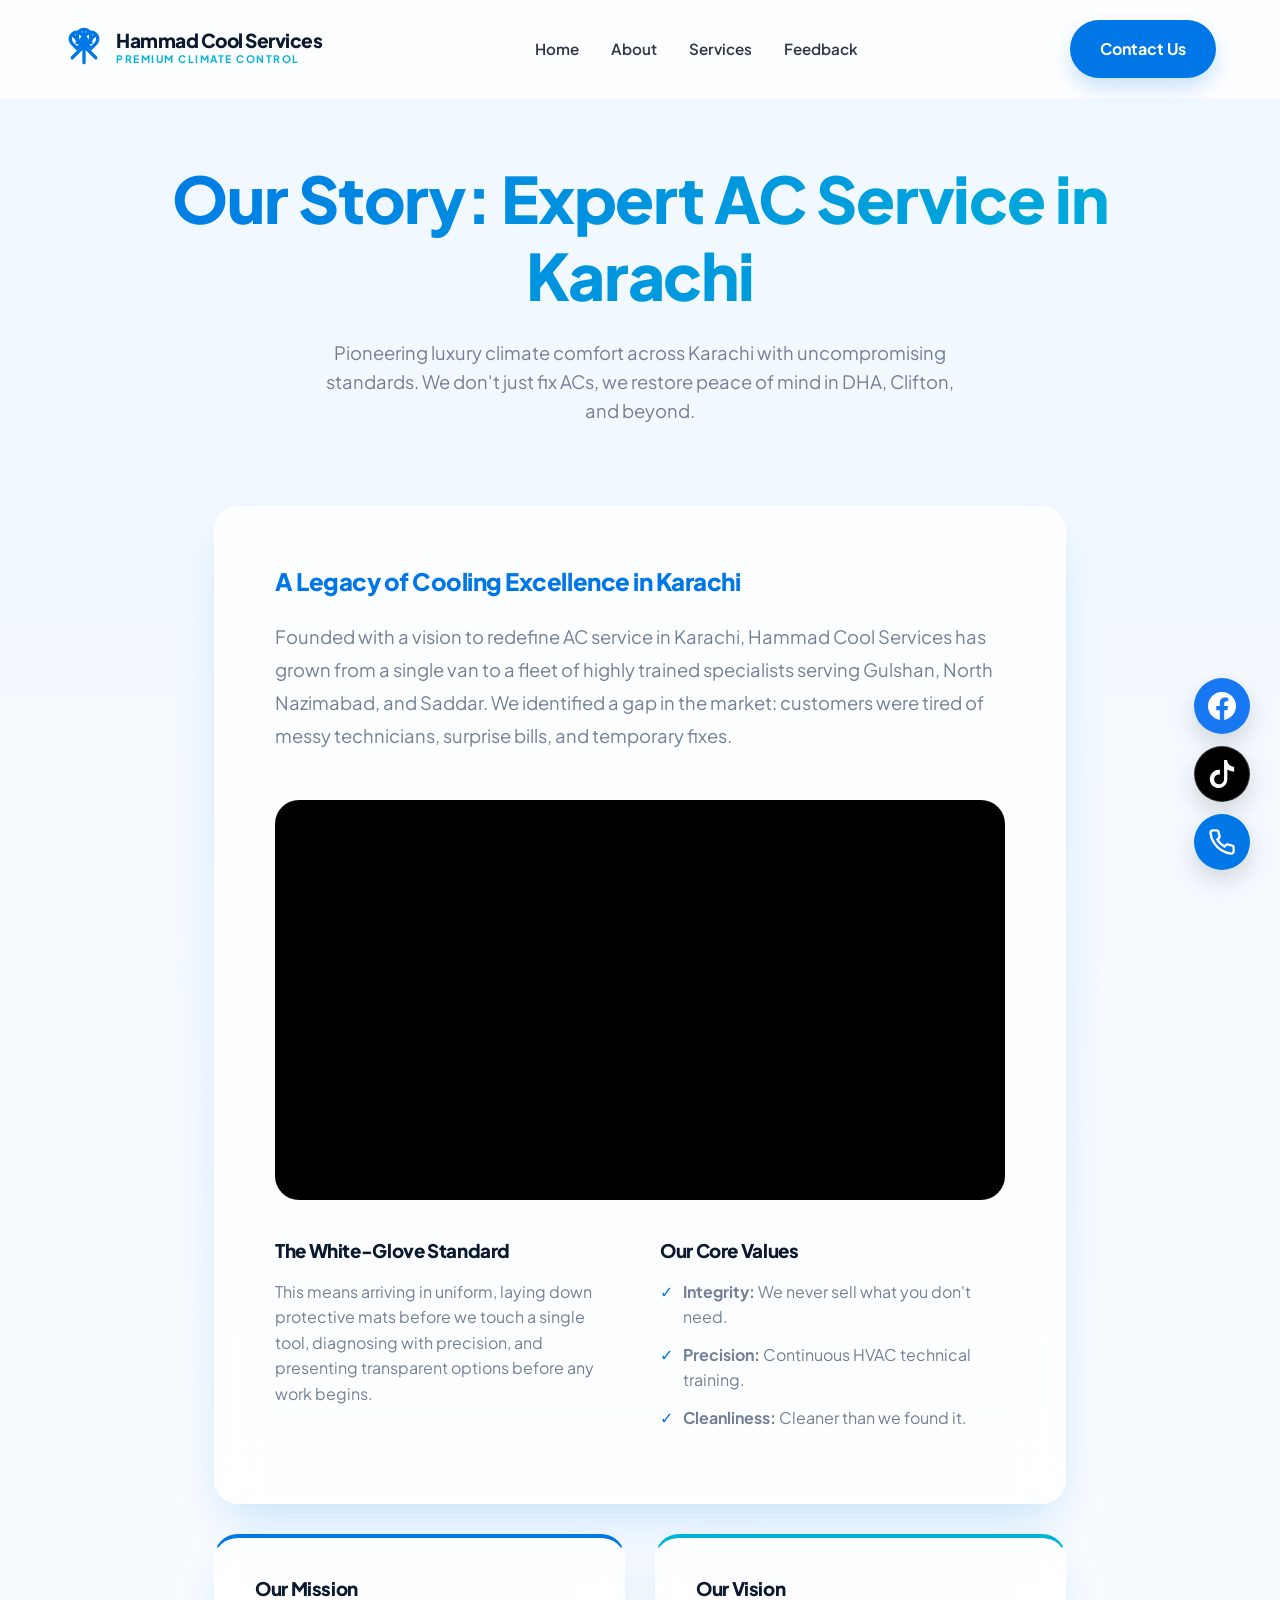
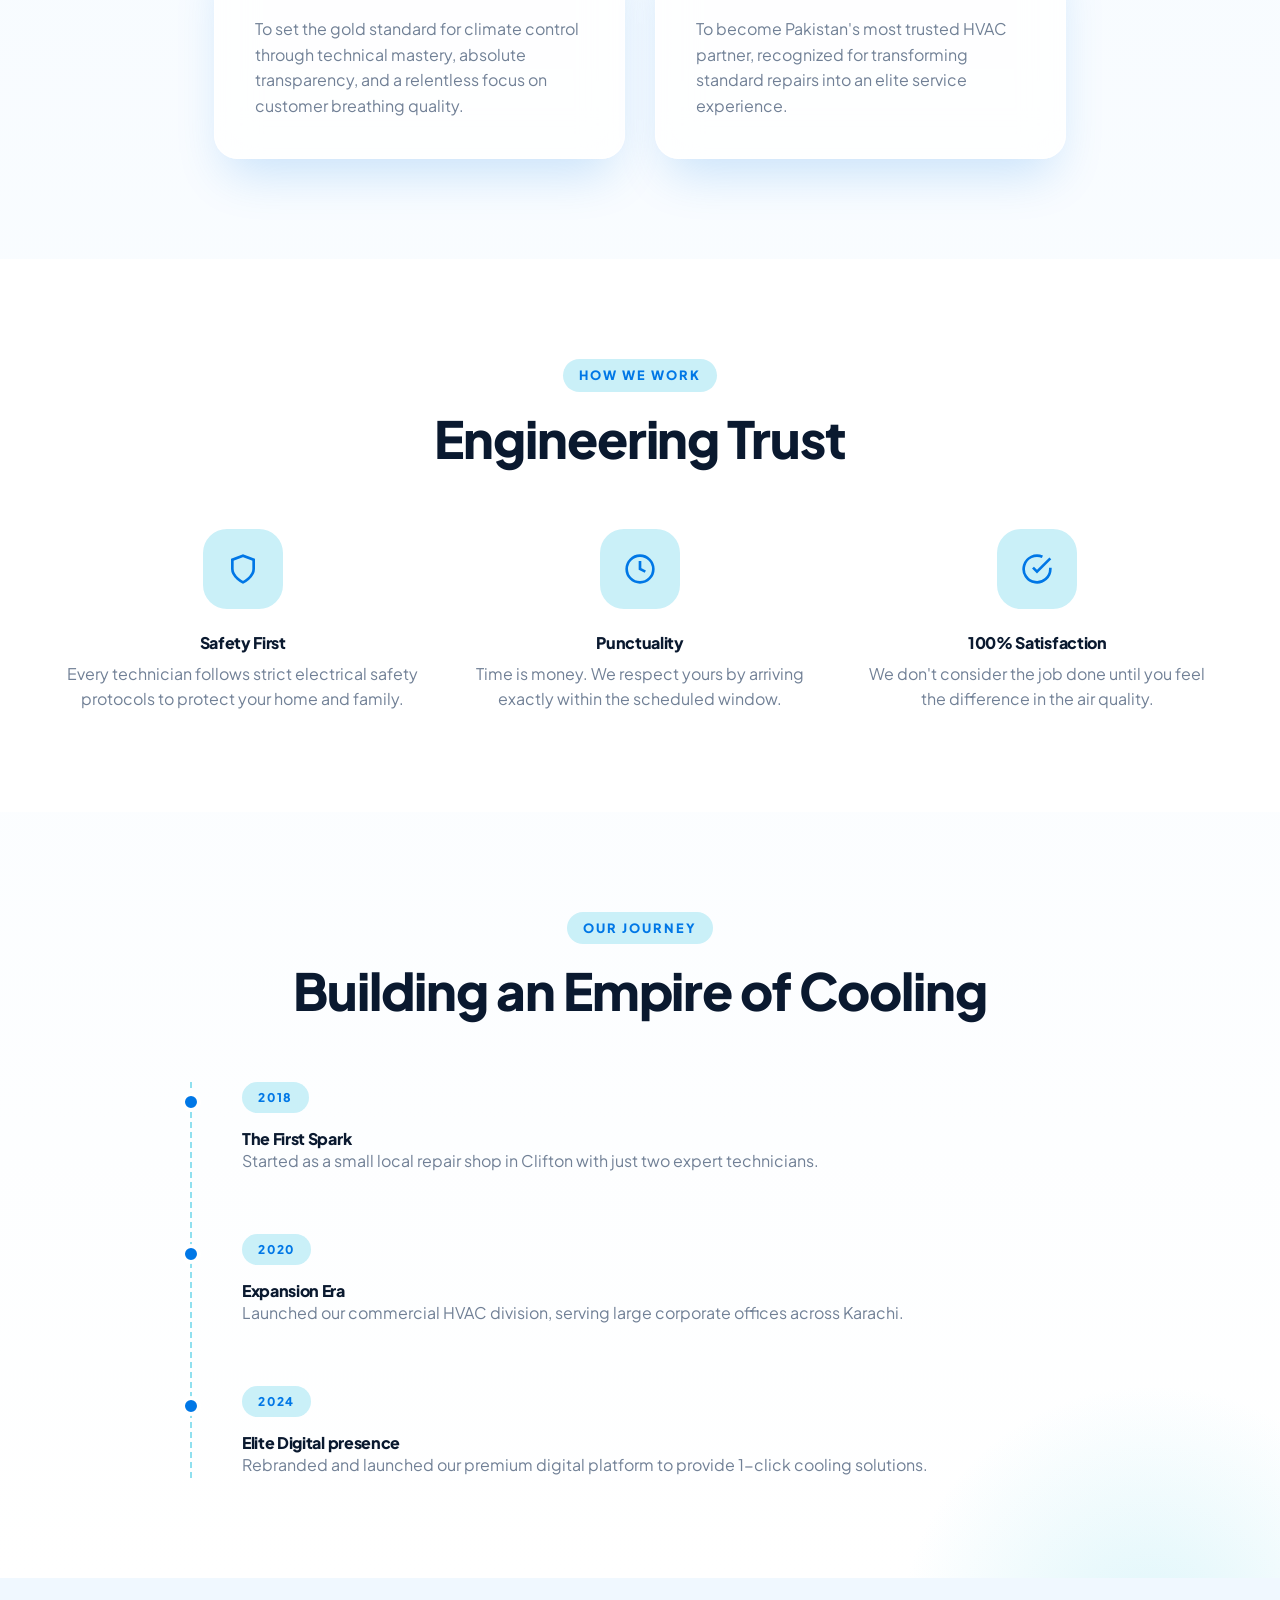
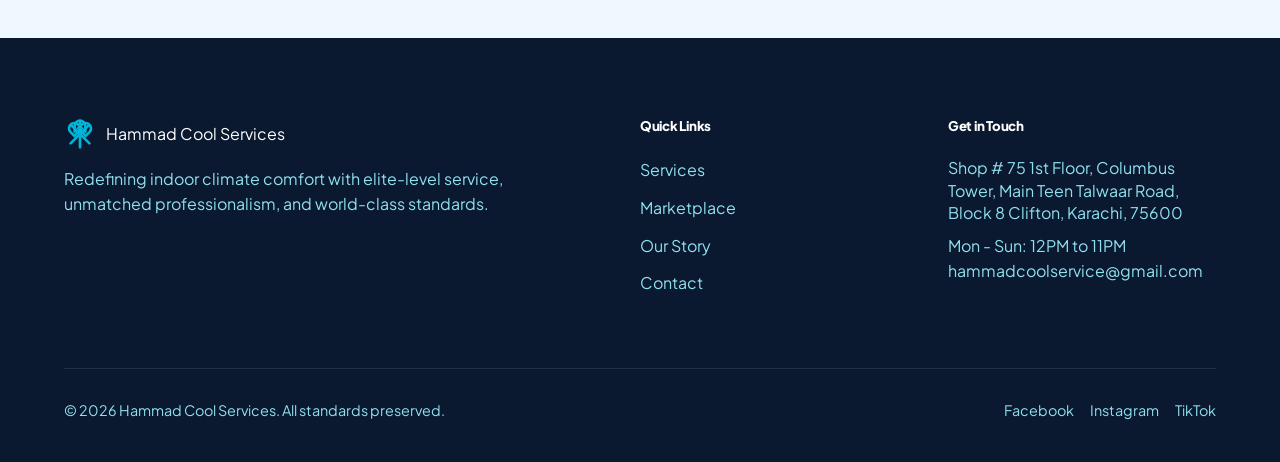
<file: about.html>
<!DOCTYPE html>
<html lang="en">
<head>
  <meta charset="UTF-8">
  <meta name="viewport" content="width=device-width, initial-scale=1.0">
  <title>About Hammad Cool Services | Expert AC Technicians in Karachi</title>
  <meta name="description" content="Learn about Hammad Cool Services, Karachi's leading AC repair and installation specialists. Over 10 years of excellence in DHA, Clifton, and across Karachi.">
  <link rel="preconnect" href="https://fonts.googleapis.com">
  <link rel="preconnect" href="https://fonts.gstatic.com" crossorigin>
  <link href="https://fonts.googleapis.com/css2?family=Plus+Jakarta+Sans:wght@300;400;500;600;700;800&display=swap" rel="stylesheet">
  <link rel="stylesheet" href="style.css">
</head>
<body class="bg-ice">

  <!-- Navigation -->
  <header class="navbar" id="navbar">
    <div class="container nav-container">
      <a href="index.html" class="brand">
        <div class="brand-logo">
          <svg viewBox="0 0 24 24" fill="none" class="brand-icon">
            <path d="M12 2v20M12 2a4 4 0 0 1 4 4v4h-8V6a4 4 0 0 1 4-4z" stroke="currentColor" stroke-width="2" stroke-linecap="round" />
            <path d="M19.07 4.93l-14.14 14.14M19.07 4.93a4 4 0 0 1 0 5.66l-2.83 2.83l-5.66-5.66l2.83-2.83a4 4 0 0 1 5.66 0z" stroke="currentColor" stroke-width="2" stroke-linecap="round" />
            <path d="M4.93 4.93l14.14 14.14M4.93 4.93a4 4 0 0 0 0 5.66l2.83 2.83l5.66-5.66l-2.83-2.83a4 4 0 0 0-5.66 0z" stroke="currentColor" stroke-width="2" stroke-linecap="round" />
          </svg>
        </div>
        <div class="brand-text">
          <span class="brand-name">Hammad Cool Services</span>
          <span class="brand-sub">Premium Climate Control</span>
        </div>
      </a>
      <nav class="nav-links" id="navLinks">
        <a href="index.html" class="nav-link" id="nav-home">Home</a>
        <a href="about.html" class="nav-link" id="nav-about">About</a>
        <a href="services.html" class="nav-link" id="nav-services">Services</a>
        <a href="feedback.html" class="nav-link" id="nav-feedback">Feedback</a>
      </nav>
      <div class="nav-actions">
        <a href="contact.html" class="btn-primary" id="nav-contact">Contact Us</a>
      </div>
      <button class="mobile-toggle" id="mobileToggle" aria-label="Toggle menu">
        <span></span><span></span><span></span>
      </button>
    </div>
  </header>

  <main class="frost-ambient">
    <section class="page-header reveal-fade">
      <div class="container text-center">
        <h1 class="text-gradient">Our Story: Expert AC Service in Karachi</h1>
        <p class="section-desc">Pioneering luxury climate comfort across Karachi with uncompromising standards. We don't just fix ACs, we restore peace of mind in DHA, Clifton, and beyond.</p>
      </div>
    </section>

    <section class="section pt-0" style="position: relative; z-index: 10;">
      <div class="container container-small">
        <div class="frost-panel p-5 reveal-up" style="padding: 60px;">
          <h2 class="mb-4 text-primary">A Legacy of Cooling Excellence in Karachi</h2>
          <p class="mb-5 text-muted" style="font-size: 1.15rem; line-height: 1.8;">Founded with a vision to redefine AC service in Karachi, Hammad Cool Services has grown from a single van to a fleet of highly trained specialists serving Gulshan, North Nazimabad, and Saddar. We identified a gap in the market: customers were tired of messy technicians, surprise bills, and temporary fixes.</p>
          
          <div style="height: 400px; border-radius: var(--radius-lg); overflow: hidden; background: #000; margin-bottom: 40px;">
            <video autoplay loop muted playsinline style="width: 100%; height: 100%; object-fit: cover;">
              <source src="videos/ac.mp4" type="video/mp4">
              Your browser does not support the video tag.
            </video>
          </div>

          <div style="display: grid; grid-template-columns: 1fr 1fr; gap: 40px; margin-top: 40px;">
            <div>
              <h3 class="mb-3 text-navy">The White-Glove Standard</h3>
              <p class="text-muted">This means arriving in uniform, laying down protective mats before we touch a single tool, diagnosing with precision, and presenting transparent options before any work begins.</p>
            </div>
            <div>
              <h3 class="mb-3 text-navy">Our Core Values</h3>
              <ul style="list-style: none; padding: 0;">
                <li style="margin-bottom: 12px; display: flex; align-items: start; gap: 10px;">
                  <span style="color: var(--blue-primary); font-weight: 800;">✓</span> 
                  <span class="text-muted"><strong>Integrity:</strong> We never sell what you don't need.</span>
                </li>
                <li style="margin-bottom: 12px; display: flex; align-items: start; gap: 10px;">
                  <span style="color: var(--blue-primary); font-weight: 800;">✓</span> 
                  <span class="text-muted"><strong>Precision:</strong> Continuous HVAC technical training.</span>
                </li>
                <li style="margin-bottom: 12px; display: flex; align-items: start; gap: 10px;">
                  <span style="color: var(--blue-primary); font-weight: 800;">✓</span> 
                  <span class="text-muted"><strong>Cleanliness:</strong> Cleaner than we found it.</span>
                </li>
              </ul>
            </div>
          </div>

        </div>

        <div style="display: grid; grid-template-columns: 1fr 1fr; gap: 30px; margin-top: 30px;">
          <div class="frost-panel" style="padding: 40px; border-top: 4px solid var(--blue-primary);">
            <h3 class="text-navy mb-3">Our Mission</h3>
            <p class="text-muted">To set the gold standard for climate control through technical mastery, absolute transparency, and a relentless focus on customer breathing quality.</p>
          </div>
          <div class="frost-panel" style="padding: 40px; border-top: 4px solid var(--ice-dark);">
            <h3 class="text-navy mb-3">Our Vision</h3>
            <p class="text-muted">To become Pakistan's most trusted HVAC partner, recognized for transforming standard repairs into an elite service experience.</p>
          </div>
        </div>

      </div>
    </section>

    <!-- Professional Standards -->
    <section class="section section-light" style="background: white;">
      <div class="container">
        <div class="section-header text-center">
          <span class="section-label">HOW WE WORK</span>
          <h2 class="section-title text-navy">Engineering Trust</h2>
        </div>
        
        <div style="display: grid; grid-template-columns: repeat(3, 1fr); gap: 40px;">
          <div class="text-center">
            <div style="width: 80px; height: 80px; margin: 0 auto 24px; background: var(--ice-light); color: var(--blue-primary); border-radius: 24px; display: flex; align-items: center; justify-content: center;">
              <svg viewBox="0 0 24 24" width="32" height="32" fill="none" stroke="currentColor" stroke-width="2"><path d="M12 22s8-4 8-10V5l-8-3-8 3v7c0 6 8 10 8 10z" /></svg>
            </div>
            <h4 class="text-navy mb-2">Safety First</h4>
            <p class="text-muted font-sm">Every technician follows strict electrical safety protocols to protect your home and family.</p>
          </div>
          <div class="text-center">
            <div style="width: 80px; height: 80px; margin: 0 auto 24px; background: var(--ice-light); color: var(--blue-primary); border-radius: 24px; display: flex; align-items: center; justify-content: center;">
              <svg viewBox="0 0 24 24" width="32" height="32" fill="none" stroke="currentColor" stroke-width="2"><circle cx="12" cy="12" r="10"/><path d="M12 6v6l4 2"/></svg>
            </div>
            <h4 class="text-navy mb-2">Punctuality</h4>
            <p class="text-muted font-sm">Time is money. We respect yours by arriving exactly within the scheduled window.</p>
          </div>
          <div class="text-center">
            <div style="width: 80px; height: 80px; margin: 0 auto 24px; background: var(--ice-light); color: var(--blue-primary); border-radius: 24px; display: flex; align-items: center; justify-content: center;">
              <svg viewBox="0 0 24 24" width="32" height="32" fill="none" stroke="currentColor" stroke-width="2"><path d="M22 11.08V12a10 10 0 1 1-5.93-9.14"/><path d="M22 4L12 14.01l-3-3"/></svg>
            </div>
            <h4 class="text-navy mb-2">100% Satisfaction</h4>
            <p class="text-muted font-sm">We don't consider the job done until you feel the difference in the air quality.</p>
          </div>
        </div>
      </div>
    </section>

    <!-- Milestone Section -->
    <section class="section">
      <div class="container">
        <div class="section-header text-center">
          <span class="section-label">OUR JOURNEY</span>
          <h2 class="section-title text-navy">Building an Empire of Cooling</h2>
        </div>

        <div style="max-width: 900px; margin: 0 auto; border-left: 2px dashed var(--ice-mid); padding-left: 50px; position: relative;">
          <div style="margin-bottom: 60px; position: relative;">
            <div style="position: absolute; left: -61px; top: 10px; width: 20px; height: 20px; background: var(--blue-primary); border-radius: 50%; border: 4px solid var(--white);"></div>
            <span class="section-label" style="font-size: 0.75rem; color: var(--blue-primary);">2018</span>
            <h4 class="text-navy mt-2">The First Spark</h4>
            <p class="text-muted">Started as a small local repair shop in Clifton with just two expert technicians.</p>
          </div>
          <div style="margin-bottom: 60px; position: relative;">
            <div style="position: absolute; left: -61px; top: 10px; width: 20px; height: 20px; background: var(--blue-primary); border-radius: 50%; border: 4px solid var(--white);"></div>
            <span class="section-label" style="font-size: 0.75rem; color: var(--blue-primary);">2020</span>
            <h4 class="text-navy mt-2">Expansion Era</h4>
            <p class="text-muted">Launched our commercial HVAC division, serving large corporate offices across Karachi.</p>
          </div>
          <div style="position: relative;">
            <div style="position: absolute; left: -61px; top: 10px; width: 20px; height: 20px; background: var(--blue-primary); border-radius: 50%; border: 4px solid var(--white);"></div>
            <span class="section-label" style="font-size: 0.75rem; color: var(--blue-primary);">2024</span>
            <h4 class="text-navy mt-2">Elite Digital presence</h4>
            <p class="text-muted">Rebranded and launched our premium digital platform to provide 1-click cooling solutions.</p>
          </div>
        </div>
      </div>
    </section>
  </main>

  <!-- Clean Footer -->
  <footer class="footer">
    <div class="container">
      <div class="footer-grid">
        <div class="footer-brand">
          <div class="brand-logo mb-3" style="display: flex; align-items: center;">
            <svg viewBox="0 0 24 24" fill="none" class="text-ice" style="width: 32px; height: 32px;">
              <path d="M12 2v20M12 2a4 4 0 0 1 4 4v4h-8V6a4 4 0 0 1 4-4z" stroke="currentColor" stroke-width="2" stroke-linecap="round" />
              <path d="M19.07 4.93l-14.14 14.14M19.07 4.93a4 4 0 0 1 0 5.66l-2.83 2.83l-5.66-5.66l2.83-2.83a4 4 0 0 1 5.66 0z" stroke="currentColor" stroke-width="2" stroke-linecap="round" />
              <path d="M4.93 4.93l14.14 14.14M4.93 4.93a4 4 0 0 0 0 5.66l2.83 2.83l5.66-5.66l-2.83-2.83a4 4 0 0 0-5.66 0z" stroke="currentColor" stroke-width="2" stroke-linecap="round" />
            </svg>
            <span class="h4 ml-2 d-inline-block align-middle text-white" style="margin-left: 10px;">Hammad Cool Services</span>
          </div>
          <p class="font-sm" style="color: var(--ice-mid); padding-right: 20px;">Redefining indoor climate comfort with elite-level service, unmatched professionalism, and world-class standards.</p>
        </div>
        <div class="footer-links">
          <h5>Quick Links</h5>
          <ul style="padding-left: 0;">
            <li><a href="services.html">Services</a></li>
            <li><a href="services.html#buy-sell">Marketplace</a></li>
            <li><a href="about.html">Our Story</a></li>
            <li><a href="contact.html">Contact</a></li>
          </ul>
        </div>
        <div class="footer-contact">
          <h5>Get in Touch</h5>
          <p class="font-sm mb-2" style="color: var(--ice-mid); line-height: 1.4;">Shop # 75 1st Floor, Columbus Tower, Main Teen Talwaar Road,<br>Block 8 Clifton, Karachi, 75600</p>
          <p class="font-sm mb-1" style="color: var(--ice-mid);">Mon - Sun: 12PM to 11PM</p>
          <a href="mailto:hammadcoolservice@gmail.com" class="font-sm text-ice-mid d-block" style="color: var(--ice-mid); text-decoration: none;">hammadcoolservice@gmail.com</a>
        </div>
      </div>
      <div class="footer-bottom">
        <p>&copy; 2026 Hammad Cool Services. All standards preserved.</p>
        <div class="social-links" style="display: flex; gap: 16px;">
          <a href="https://www.facebook.com/share/1Aeb3Q3tuL/" target="_blank">Facebook</a>
          <a href="#">Instagram</a>
          <a href="https://www.tiktok.com/@hammadsolangi60?_r=1&_t=ZS-94f8DI1vHMe" target="_blank">TikTok</a>
        </div>
      </div>
    </div>
  </footer>

  <div class="floating-actions">
    <a href="https://www.facebook.com/share/1Aeb3Q3tuL/" target="_blank" class="float-btn float-facebook" title="Follow Us on Facebook">
      <svg viewBox="0 0 24 24" fill="currentColor"><path d="M24 12.073c0-6.627-5.373-12-12-12s-12 5.373-12 12c0 5.99 4.388 10.954 10.125 11.854v-8.385H7.078v-3.469h3.047V9.43c0-3.007 1.791-4.667 4.53-4.667 1.312 0 2.686.235 2.686.235v2.953H15.83c-1.491 0-1.956.925-1.956 1.874v2.25h3.328l-.532 3.469h-2.796v8.385C19.612 23.027 24 18.062 24 12.073z"/></svg>
    </a>
    <a href="https://www.tiktok.com/@hammadsolangi60?_r=1&_t=ZS-94f8DI1vHMe" target="_blank" class="float-btn float-whatsapp" title="Follow Us on TikTok">
      <svg viewBox="0 0 24 24" fill="currentColor"><path d="M12.53.02C13.84 0 15.14.01 16.44 0c.08 1.53.63 3.09 1.75 4.17 1.12 1.11 2.7 1.62 4.24 1.79v4.03c-1.44-.06-2.89-.35-4.2-.97-.57-.26-1.1-.59-1.62-.93-.01 2.92.01 5.84-.02 8.75-.08 1.4-.54 2.79-1.35 3.94-1.31 1.92-3.58 3.17-5.91 3.21-1.43.08-2.86-.31-4.08-1.03-2.02-1.19-3.44-3.37-3.65-5.71-.24-2.62.77-5.3 2.79-7.01 1.39-1.19 3.22-1.85 5.05-1.88.27 0 .53.02.79.05v4.02c-.32-.04-.66-.08-1-.06-.98.05-1.97.43-2.72 1.09-.94.82-1.24 2.14-1.24 3.32.07 1.18.59 2.37 1.54 3.1.91.73 2.12.98 3.28.8 1.14-.11 2.19-.71 2.87-1.61.57-.76.81-1.69.81-2.62.01-6.14-.01-12.28 0-18.42.06.01.11.02.17.03z"/></svg>
    </a>
    <a href="tel:03009274054" class="float-btn float-call" title="Call Now">
      <svg viewBox="0 0 24 24" fill="none" stroke="currentColor" stroke-width="2"><path d="M22 16.92v3a2 2 0 0 1-2.18 2 19.79 19.79 0 0 1-8.63-3.07 19.5 19.5 0 0 1-6-6 19.79 19.79 0 0 1-3.07-8.67A2 2 0 0 1 4.11 2h3a2 2 0 0 1 2 1.72 12.84 12.84 0 0 0 .7 2.81 2 2 0 0 1-.45 2.11L8.09 9.91a16 16 0 0 0 6 6l1.27-1.27a2 2 0 0 1 2.11-.45 12.84 12.84 0 0 0 2.81.7A2 2 0 0 1 22 16.92z"/></svg>
    </a>
  </div>

  <script src="script.js"></script>
</body>
</html>
</file>
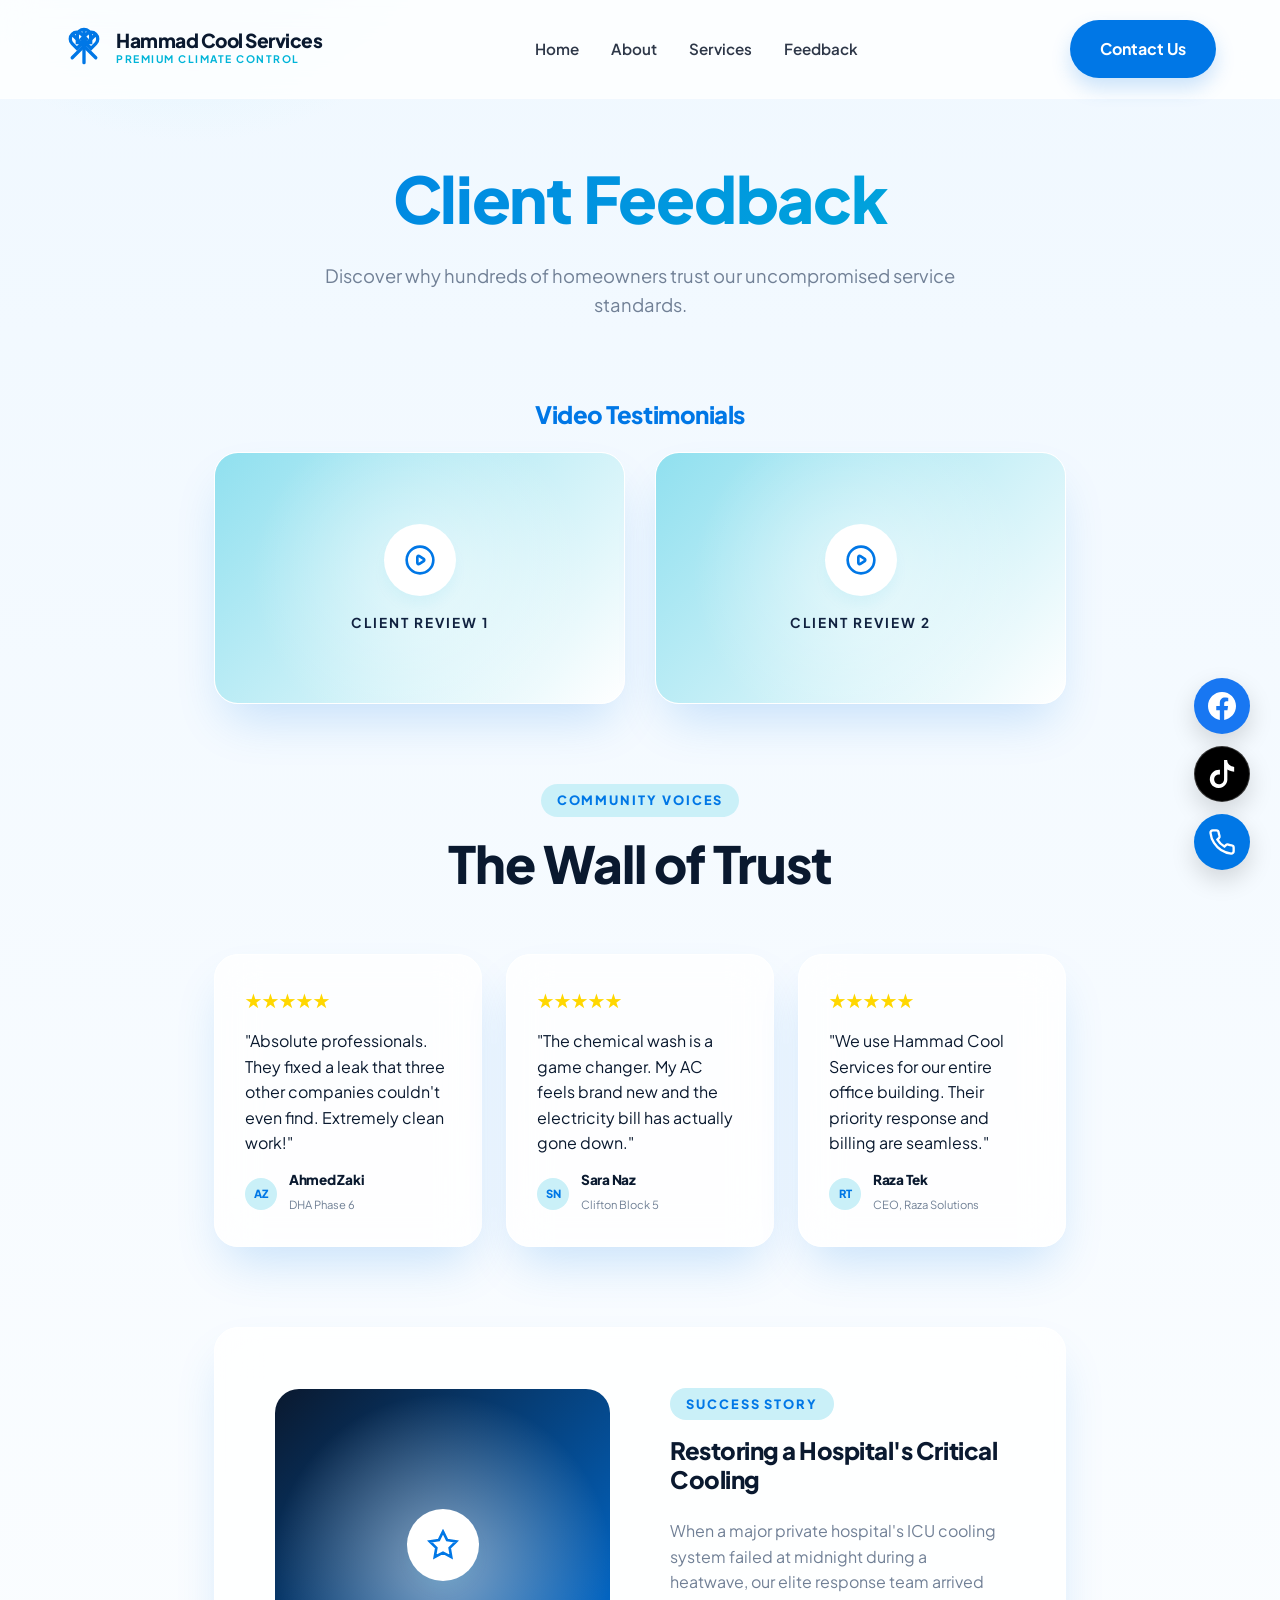
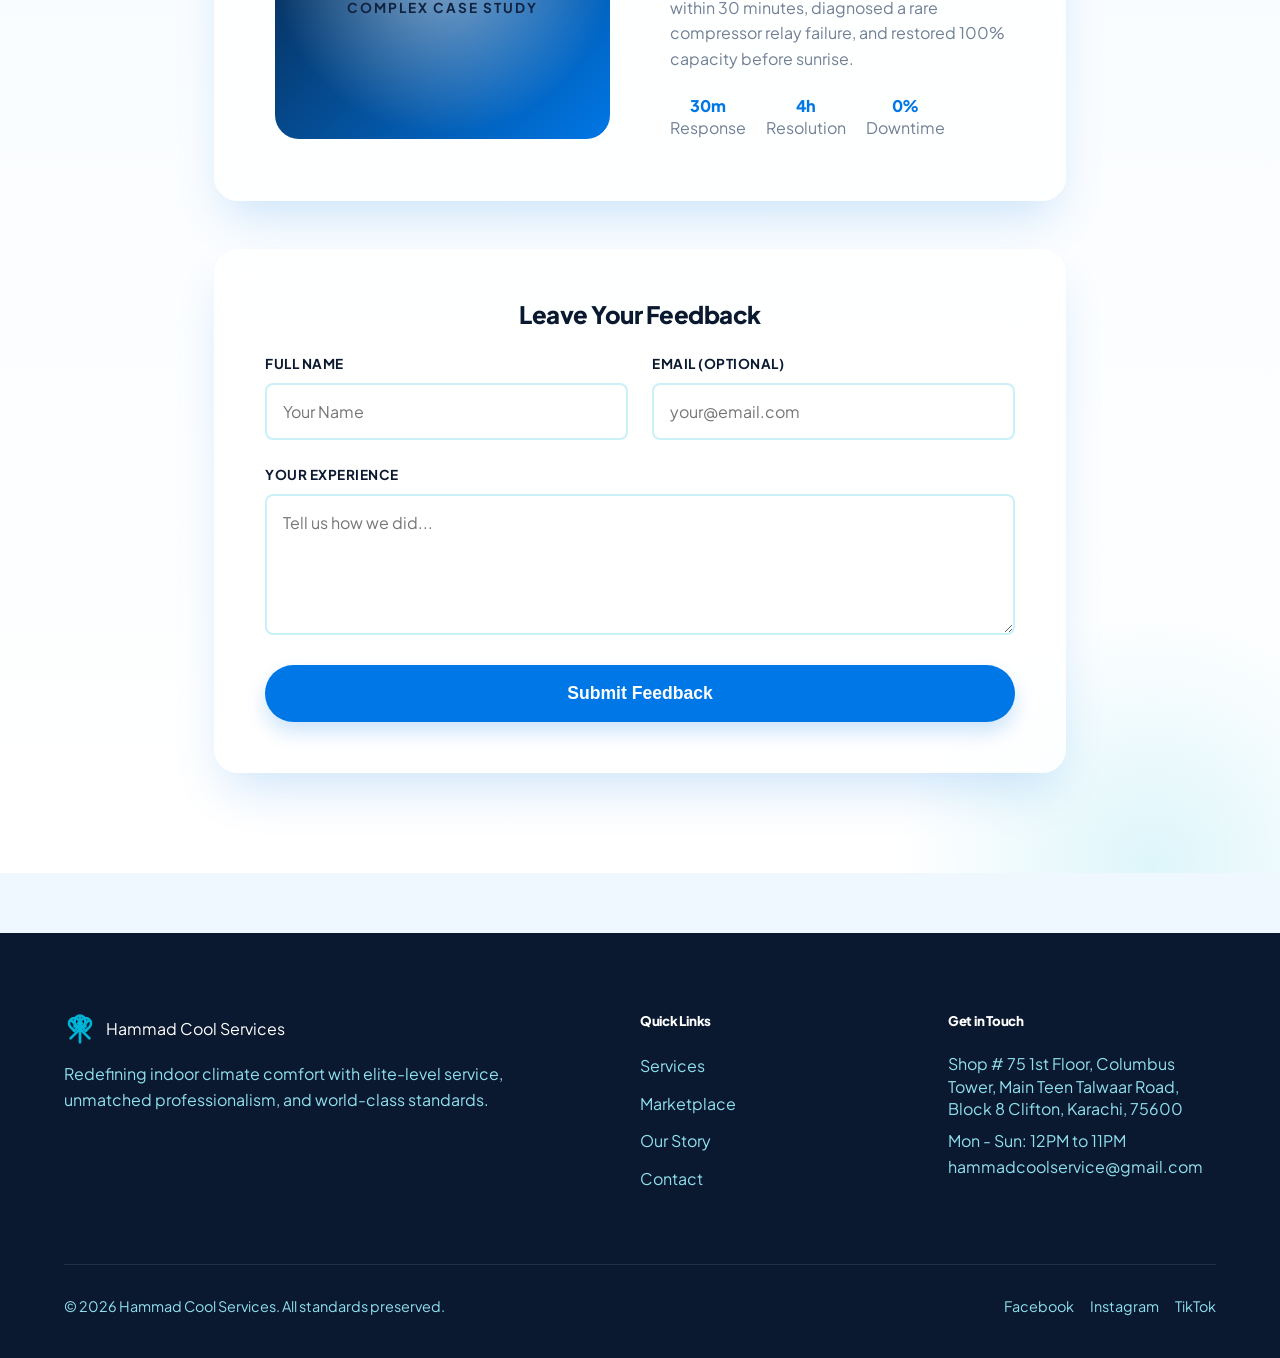
<file: feedback.html>
<!DOCTYPE html>
<html lang="en">
<head>
  <meta charset="UTF-8">
  <meta name="viewport" content="width=device-width, initial-scale=1.0">
  <title>Feedback | Hammad Cool Services</title>
  <link rel="preconnect" href="https://fonts.googleapis.com">
  <link rel="preconnect" href="https://fonts.gstatic.com" crossorigin>
  <link href="https://fonts.googleapis.com/css2?family=Plus+Jakarta+Sans:wght@300;400;500;600;700;800&display=swap" rel="stylesheet">
  <link rel="stylesheet" href="style.css">
</head>
<body class="bg-ice">

  <!-- Navigation -->
  <header class="navbar" id="navbar">
    <div class="container nav-container">
      <a href="index.html" class="brand">
        <div class="brand-logo">
          <svg viewBox="0 0 24 24" fill="none" class="brand-icon">
            <path d="M12 2v20M12 2a4 4 0 0 1 4 4v4h-8V6a4 4 0 0 1 4-4z" stroke="currentColor" stroke-width="2" stroke-linecap="round" />
            <path d="M19.07 4.93l-14.14 14.14M19.07 4.93a4 4 0 0 1 0 5.66l-2.83 2.83l-5.66-5.66l2.83-2.83a4 4 0 0 1 5.66 0z" stroke="currentColor" stroke-width="2" stroke-linecap="round" />
            <path d="M4.93 4.93l14.14 14.14M4.93 4.93a4 4 0 0 0 0 5.66l2.83 2.83l5.66-5.66l-2.83-2.83a4 4 0 0 0-5.66 0z" stroke="currentColor" stroke-width="2" stroke-linecap="round" />
          </svg>
        </div>
        <div class="brand-text">
          <span class="brand-name">Hammad Cool Services</span>
          <span class="brand-sub">Premium Climate Control</span>
        </div>
      </a>
      <nav class="nav-links" id="navLinks">
        <a href="index.html" class="nav-link" id="nav-home">Home</a>
        <a href="about.html" class="nav-link" id="nav-about">About</a>
        <a href="services.html" class="nav-link" id="nav-services">Services</a>
        <a href="feedback.html" class="nav-link" id="nav-feedback">Feedback</a>
      </nav>
      <div class="nav-actions">
        <a href="contact.html" class="btn-primary" id="nav-contact">Contact Us</a>
      </div>
      <button class="mobile-toggle" id="mobileToggle" aria-label="Toggle menu">
        <span></span><span></span><span></span>
      </button>
    </div>
  </header>

  <main class="frost-ambient">
    <section class="page-header reveal-fade">
      <div class="container text-center">
        <h1 class="text-gradient">Client Feedback</h1>
        <p class="section-desc">Discover why hundreds of homeowners trust our uncompromised service standards.</p>
      </div>
    </section>

    <section class="section pt-0" style="position: relative; z-index: 10;">
      <div class="container container-small">

        <!-- Video Testimonials -->
        <h2 class="h4 mb-4 text-center text-primary reveal-up">Video Testimonials</h2>
        <div style="display: grid; grid-template-columns: 1fr 1fr; gap: 30px; margin-bottom: 80px;" class="reveal-up delay-1">
          <div class="frost-panel p-2">
            <div class="video-placeholder" style="min-height: 250px;">
              <div class="vp-icon"><svg viewBox="0 0 24 24" width="32" height="32" fill="none" stroke="currentColor" stroke-width="2"><path d="M14.752 11.168l-3.197-2.132A1 1 0 0010 9.87v4.263a1 1 0 001.555.832l3.197-2.132a1 1 0 000-1.664z" /><circle cx="12" cy="12" r="10" /></svg></div>
              <span class="vp-text">Client Review 1</span>
            </div>
          </div>
          <div class="frost-panel p-2">
            <div class="video-placeholder" style="min-height: 250px;">
              <div class="vp-icon"><svg viewBox="0 0 24 24" width="32" height="32" fill="none" stroke="currentColor" stroke-width="2"><path d="M14.752 11.168l-3.197-2.132A1 1 0 0010 9.87v4.263a1 1 0 001.555.832l3.197-2.132a1 1 0 000-1.664z" /><circle cx="12" cy="12" r="10" /></svg></div>
              <span class="vp-text">Client Review 2</span>
            </div>
          </div>
        </div>

        <!-- Testimonial Wall -->
        <div class="section-header text-center reveal-up" style="margin-top: 80px;">
          <span class="section-label">COMMUNITY VOICES</span>
          <h2 class="section-title text-navy">The Wall of Trust</h2>
        </div>
        
        <div style="display: grid; grid-template-columns: repeat(3, 1fr); gap: 24px; margin-bottom: 80px;" class="reveal-up">
          <div class="frost-panel" style="padding: 30px;">
            <div style="color: #FFD700; margin-bottom: 12px; font-size: 1.2rem;">★★★★★</div>
            <p class="text-navy font-sm mb-3">"Absolute professionals. They fixed a leak that three other companies couldn't even find. Extremely clean work!"</p>
            <div style="display: flex; align-items: center; gap: 12px;">
              <div style="width: 32px; height: 32px; background: var(--ice-light); border-radius: 50%; display: flex; align-items: center; justify-content: center; font-weight: 800; color: var(--blue-primary); font-size: 0.7rem;">AZ</div>
              <div>
                <h5 style="font-size: 0.85rem; margin-bottom: 2px;">Ahmed Zaki</h5>
                <span style="font-size: 0.7rem; color: var(--text-muted);">DHA Phase 6</span>
              </div>
            </div>
          </div>
          <div class="frost-panel" style="padding: 30px;">
            <div style="color: #FFD700; margin-bottom: 12px; font-size: 1.2rem;">★★★★★</div>
            <p class="text-navy font-sm mb-3">"The chemical wash is a game changer. My AC feels brand new and the electricity bill has actually gone down."</p>
            <div style="display: flex; align-items: center; gap: 12px;">
              <div style="width: 32px; height: 32px; background: var(--ice-light); border-radius: 50%; display: flex; align-items: center; justify-content: center; font-weight: 800; color: var(--blue-primary); font-size: 0.7rem;">SN</div>
              <div>
                <h5 style="font-size: 0.85rem; margin-bottom: 2px;">Sara Naz</h5>
                <span style="font-size: 0.7rem; color: var(--text-muted);">Clifton Block 5</span>
              </div>
            </div>
          </div>
          <div class="frost-panel" style="padding: 30px;">
            <div style="color: #FFD700; margin-bottom: 12px; font-size: 1.2rem;">★★★★★</div>
            <p class="text-navy font-sm mb-3">"We use Hammad Cool Services for our entire office building. Their priority response and billing are seamless."</p>
            <div style="display: flex; align-items: center; gap: 12px;">
              <div style="width: 32px; height: 32px; background: var(--ice-light); border-radius: 50%; display: flex; align-items: center; justify-content: center; font-weight: 800; color: var(--blue-primary); font-size: 0.7rem;">RT</div>
              <div>
                <h5 style="font-size: 0.85rem; margin-bottom: 2px;">Raza Tek</h5>
                <span style="font-size: 0.7rem; color: var(--text-muted);">CEO, Raza Solutions</span>
              </div>
            </div>
          </div>
        </div>

        <!-- Success Stories -->
        <div class="frost-panel mb-5 reveal-up" style="padding: 60px; overflow: hidden; position: relative;">
          <div style="display: grid; grid-template-columns: 1fr 1fr; gap: 60px; align-items: center;">
            <div class="video-placeholder" style="border-radius: var(--radius-lg); height: 350px; background: linear-gradient(135deg, var(--navy), var(--blue-primary));">
               <div class="vp-icon"><svg viewBox="0 0 24 24" width="32" height="32" fill="none" stroke="currentColor" stroke-width="2"><path d="M12 2l3.09 6.26L22 9.27l-5 4.87 1.18 6.88L12 17.77l-6.18 3.25L7 14.14 2 9.27l6.91-1.01L12 2z" /></svg></div>
               <span class="vp-text">Complex Case Study</span>
            </div>
            <div>
              <span class="section-label">SUCCESS STORY</span>
              <h2 class="text-navy mb-4">Restoring a Hospital's Critical Cooling</h2>
              <p class="text-muted mb-4">When a major private hospital's ICU cooling system failed at midnight during a heatwave, our elite response team arrived within 30 minutes, diagnosed a rare compressor relay failure, and restored 100% capacity before sunrise.</p>
              <div style="display: flex; gap: 20px;">
                <div class="text-center">
                  <h4 class="text-primary mb-1">30m</h4>
                  <span class="font-xs text-muted">Response</span>
                </div>
                <div class="text-center">
                  <h4 class="text-primary mb-1">4h</h4>
                  <span class="font-xs text-muted">Resolution</span>
                </div>
                <div class="text-center">
                  <h4 class="text-primary mb-1">0%</h4>
                  <span class="font-xs text-muted">Downtime</span>
                </div>
              </div>
            </div>
          </div>
        </div>

        <!-- Written Testimonial Form -->
        <div class="frost-panel reveal-up delay-2" style="padding: 50px;">
          <h2 class="h3 mb-4 text-center text-navy">Leave Your Feedback</h2>
          <form id="feedbackForm" style="display: flex; flex-direction: column; gap: 24px;">
            <div style="display: grid; grid-template-columns: 1fr 1fr; gap: 24px;">
              <div class="form-group" style="margin: 0;">
                <label>Full Name</label>
                <input type="text" placeholder="Your Name" required>
              </div>
              <div class="form-group" style="margin: 0;">
                <label>Email (Optional)</label>
                <input type="email" placeholder="your@email.com">
              </div>
            </div>
            <div class="form-group" style="margin: 0;">
              <label>Your Experience</label>
              <textarea rows="5" placeholder="Tell us how we did..." required></textarea>
            </div>
            <div class="form-group text-center" style="margin: 0;">
               <button type="submit" class="btn-primary w-100" style="font-size: 1.1rem; padding: 16px;">Submit Feedback</button>
            </div>
          </form>
        </div>

      </div>
    </section>
  </main>

  <!-- Clean Footer -->
  <footer class="footer">
    <div class="container">
      <div class="footer-grid">
        <div class="footer-brand">
          <div class="brand-logo mb-3" style="display: flex; align-items: center;">
            <svg viewBox="0 0 24 24" fill="none" class="text-ice" style="width: 32px; height: 32px;">
              <path d="M12 2v20M12 2a4 4 0 0 1 4 4v4h-8V6a4 4 0 0 1 4-4z" stroke="currentColor" stroke-width="2" stroke-linecap="round" />
              <path d="M19.07 4.93l-14.14 14.14M19.07 4.93a4 4 0 0 1 0 5.66l-2.83 2.83l-5.66-5.66l2.83-2.83a4 4 0 0 1 5.66 0z" stroke="currentColor" stroke-width="2" stroke-linecap="round" />
              <path d="M4.93 4.93l14.14 14.14M4.93 4.93a4 4 0 0 0 0 5.66l2.83 2.83l5.66-5.66l-2.83-2.83a4 4 0 0 0-5.66 0z" stroke="currentColor" stroke-width="2" stroke-linecap="round" />
            </svg>
            <span class="h4 ml-2 d-inline-block align-middle text-white" style="margin-left: 10px;">Hammad Cool Services</span>
          </div>
          <p class="font-sm" style="color: var(--ice-mid); padding-right: 20px;">Redefining indoor climate comfort with elite-level service, unmatched professionalism, and world-class standards.</p>
        </div>
        <div class="footer-links">
          <h5>Quick Links</h5>
          <ul style="padding-left: 0;">
            <li><a href="services.html">Services</a></li>
            <li><a href="services.html#buy-sell">Marketplace</a></li>
            <li><a href="about.html">Our Story</a></li>
            <li><a href="contact.html">Contact</a></li>
          </ul>
        </div>
        <div class="footer-contact">
          <h5>Get in Touch</h5>
          <p class="font-sm mb-2" style="color: var(--ice-mid); line-height: 1.4;">Shop # 75 1st Floor, Columbus Tower, Main Teen Talwaar Road,<br>Block 8 Clifton, Karachi, 75600</p>
          <p class="font-sm mb-1" style="color: var(--ice-mid);">Mon - Sun: 12PM to 11PM</p>
          <a href="mailto:hammadcoolservice@gmail.com" class="font-sm text-ice-mid d-block" style="color: var(--ice-mid); text-decoration: none;">hammadcoolservice@gmail.com</a>
        </div>
      </div>
      <div class="footer-bottom">
        <p>&copy; 2026 Hammad Cool Services. All standards preserved.</p>
        <div class="social-links" style="display: flex; gap: 16px;">
          <a href="https://www.facebook.com/share/1Aeb3Q3tuL/" target="_blank">Facebook</a>
          <a href="#">Instagram</a>
          <a href="https://www.tiktok.com/@hammadsolangi60?_r=1&_t=ZS-94f8DI1vHMe" target="_blank">TikTok</a>
        </div>
      </div>
    </div>
  </footer>

  <div class="floating-actions">
    <a href="https://www.facebook.com/share/1Aeb3Q3tuL/" target="_blank" class="float-btn float-facebook" title="Follow Us on Facebook">
      <svg viewBox="0 0 24 24" fill="currentColor"><path d="M24 12.073c0-6.627-5.373-12-12-12s-12 5.373-12 12c0 5.99 4.388 10.954 10.125 11.854v-8.385H7.078v-3.469h3.047V9.43c0-3.007 1.791-4.667 4.53-4.667 1.312 0 2.686.235 2.686.235v2.953H15.83c-1.491 0-1.956.925-1.956 1.874v2.25h3.328l-.532 3.469h-2.796v8.385C19.612 23.027 24 18.062 24 12.073z"/></svg>
    </a>
    <a href="https://www.tiktok.com/@hammadsolangi60?_r=1&_t=ZS-94f8DI1vHMe" target="_blank" class="float-btn float-whatsapp" title="Follow Us on TikTok">
      <svg viewBox="0 0 24 24" fill="currentColor"><path d="M12.53.02C13.84 0 15.14.01 16.44 0c.08 1.53.63 3.09 1.75 4.17 1.12 1.11 2.7 1.62 4.24 1.79v4.03c-1.44-.06-2.89-.35-4.2-.97-.57-.26-1.1-.59-1.62-.93-.01 2.92.01 5.84-.02 8.75-.08 1.4-.54 2.79-1.35 3.94-1.31 1.92-3.58 3.17-5.91 3.21-1.43.08-2.86-.31-4.08-1.03-2.02-1.19-3.44-3.37-3.65-5.71-.24-2.62.77-5.3 2.79-7.01 1.39-1.19 3.22-1.85 5.05-1.88.27 0 .53.02.79.05v4.02c-.32-.04-.66-.08-1-.06-.98.05-1.97.43-2.72 1.09-.94.82-1.24 2.14-1.24 3.32.07 1.18.59 2.37 1.54 3.1.91.73 2.12.98 3.28.8 1.14-.11 2.19-.71 2.87-1.61.57-.76.81-1.69.81-2.62.01-6.14-.01-12.28 0-18.42.06.01.11.02.17.03z"/></svg>
    </a>
    <a href="tel:03009274054" class="float-btn float-call" title="Call Now">
      <svg viewBox="0 0 24 24" fill="none" stroke="currentColor" stroke-width="2"><path d="M22 16.92v3a2 2 0 0 1-2.18 2 19.79 19.79 0 0 1-8.63-3.07 19.5 19.5 0 0 1-6-6 19.79 19.79 0 0 1-3.07-8.67A2 2 0 0 1 4.11 2h3a2 2 0 0 1 2 1.72 12.84 12.84 0 0 0 .7 2.81 2 2 0 0 1-.45 2.11L8.09 9.91a16 16 0 0 0 6 6l1.27-1.27a2 2 0 0 1 2.11-.45 12.84 12.84 0 0 0 2.81.7A2 2 0 0 1 22 16.92z"/></svg>
    </a>
  </div>

  <script src="script.js"></script>
</body>
</html>
</file>
<file: style.css>
/* ============================================================
   HAMMAD COOL SERVICES - FROSTY PREMIUM THEME
   ============================================================ */

/* ── BASE & VARIABLES ─────────────────────────────────────── */
:root {
  /* Frosty Color Palette */
  --navy: #0A192F;       /* Very dark, deep blue for strong contrast */
  --blue-dark: #112240;  
  --blue-mid: #233554;
  --blue-primary: #0077E6; /* Trustworthy traditional primary blue */
  
  --ice-dark: #00B4D8;   /* Bright icy blue */
  --ice-mid: #90E0EF;
  --ice-light: #CAF0F8;
  --ice-bg: #F0F8FF;     /* Super light frosty background */
  
  --white: #FFFFFF;
  --text-main: #2D3748;  /* Dark slate for readability, not pure black */
  --text-muted: #718096;

  --success: #10B981;

  --font-main: 'Plus Jakarta Sans', system-ui, sans-serif;

  /* Icy Shadows */
  --shadow-sm: 0 4px 6px -1px rgba(0, 180, 216, 0.05);
  --shadow-md: 0 10px 15px -3px rgba(0, 180, 216, 0.08);
  --shadow-lg: 0 20px 40px -5px rgba(0, 119, 230, 0.12);
  --shadow-xl: 0 25px 50px -12px rgba(0, 119, 230, 0.2);

  --radius-sm: 8px;
  --radius-md: 16px;
  --radius-lg: 24px;
  --radius-xl: 32px;

  --ease-soft: cubic-bezier(0.16, 1, 0.3, 1);
}

*, *::before, *::after {
  margin: 0;
  padding: 0;
  box-sizing: border-box;
}

html { scroll-behavior: smooth; }

body {
  font-family: var(--font-main);
  background-color: var(--ice-bg);
  color: var(--text-main);
  line-height: 1.6;
  -webkit-font-smoothing: antialiased;
  overflow-x: hidden;
}

a { text-decoration: none; color: inherit; }
ul { list-style: none; }
img, video { max-width: 100%; display: block; }

/* ── UTILITIES ────────────────────────────────────────────── */
.container { max-width: 1200px; margin: 0 auto; padding: 0 24px; }
.container-small { max-width: 900px; }

.text-navy { color: var(--navy); }
.text-white { color: var(--white); }
.text-primary { color: var(--blue-primary); }
.text-ice { color: var(--ice-dark); }
.text-muted { color: var(--text-muted); }

.bg-white { background-color: var(--white); }
.bg-navy { background-color: var(--navy); }
.bg-ice { background-color: var(--ice-bg); }

.text-center { text-align: center; }
.mb-2 { margin-bottom: 0.5rem; }
.mb-3 { margin-bottom: 1rem; }
.mb-4 { margin-bottom: 1.5rem; }
.mb-5 { margin-bottom: 3rem; }
.mt-4 { margin-top: 1.5rem; }
.mt-5 { margin-top: 3rem; }
.pt-0 { padding-top: 0 !important; }
.pb-5 { padding-bottom: 3rem; }

.shadow-lg { box-shadow: var(--shadow-lg); }

/* ── TYPOGRAPHY ───────────────────────────────────────────── */
h1, h2, h3, h4, h5 {
  font-weight: 800;
  line-height: 1.2;
  letter-spacing: -0.02em;
  color: var(--navy);
}

.text-gradient {
  background: linear-gradient(135deg, var(--blue-primary), var(--ice-dark));
  -webkit-background-clip: text;
  background-clip: text;
  -webkit-text-fill-color: transparent;
}

.section { padding: 100px 0; }
.section-light { background: var(--white); }

.section-label {
  display: inline-block;
  font-size: 0.8rem;
  font-weight: 800;
  letter-spacing: 0.15em;
  text-transform: uppercase;
  color: var(--blue-primary);
  margin-bottom: 16px;
  background: var(--ice-light);
  padding: 6px 16px;
  border-radius: 100px;
}

.section-title {
  font-size: clamp(2.2rem, 4vw, 3.5rem);
  margin-bottom: 16px;
}

.section-desc {
  font-size: 1.15rem;
  color: var(--text-muted);
  max-width: 650px;
  margin: 0 auto;
}

.section-header { margin-bottom: 60px; }

/* ── BUTTONS ──────────────────────────────────────────────── */
.btn-primary, .btn-outline {
  display: inline-flex;
  align-items: center;
  justify-content: center;
  gap: 8px;
  font-weight: 700;
  font-size: 1rem;
  border-radius: 100px;
  transition: all 0.3s ease;
  padding: 14px 28px;
  cursor: pointer;
  white-space: nowrap;
  border: 2px solid transparent;
}

.btn-primary {
  background: var(--blue-primary);
  color: var(--white) !important;
  box-shadow: 0 10px 20px rgba(0, 119, 230, 0.2);
}

.btn-primary:hover {
  transform: translateY(-2px);
  box-shadow: 0 15px 25px rgba(0, 119, 230, 0.3);
  background: var(--navy);
}

.btn-outline {
  border-color: var(--ice-mid);
  color: var(--blue-primary);
  background: var(--white);
}

.btn-outline:hover {
  border-color: var(--blue-primary);
  background: var(--ice-bg);
}

.w-100 { width: 100%; }

/* ── NAVIGATION ───────────────────────────────────────────── */
.navbar {
  position: fixed;
  top: 0;
  width: 100%;
  z-index: 1000;
  padding: 20px 0;
  transition: all 0.4s var(--ease-soft);
  background: rgba(255, 255, 255, 0.8);
  backdrop-filter: blur(16px);
  -webkit-backdrop-filter: blur(16px);
  border-bottom: 1px solid rgba(255, 255, 255, 0.3);
}

.navbar.scrolled {
  padding: 12px 0;
  background: rgba(255, 255, 255, 0.95);
  box-shadow: var(--shadow-sm);
}

.nav-container {
  display: flex;
  justify-content: space-between;
  align-items: center;
}

.brand {
  display: flex;
  align-items: center;
  gap: 12px;
}

.brand-icon {
  width: 40px;
  height: 40px;
  color: var(--blue-primary);
}

.brand-text { display: flex; flex-direction: column; }
.brand-name {
  font-weight: 800;
  font-size: 1.2rem;
  color: var(--navy);
  line-height: 1.1;
  letter-spacing: -0.5px;
}
.brand-sub {
  font-size: 0.65rem;
  font-weight: 700;
  color: var(--ice-dark);
  letter-spacing: 1.5px;
  text-transform: uppercase;
}

.nav-links { display: flex; gap: 32px; }
.nav-link {
  font-weight: 600;
  font-size: 0.95rem;
  color: var(--text-main);
  transition: color 0.3s;
  position: relative;
}
.nav-link:hover, .nav-link.active { color: var(--blue-primary); }

.mobile-toggle {
  display: none;
  flex-direction: column;
  gap: 6px;
  background: none;
  border: none;
  cursor: pointer;
}
.mobile-toggle span {
  display: block; width: 24px; height: 2px;
  background: var(--navy); transition: 0.3s;
}

/* ── FROST HERO / AMBIENT ─────────────────────────────────── */
.frost-ambient {
  position: relative;
  overflow: hidden;
  background: linear-gradient(180deg, var(--ice-bg) 0%, var(--white) 100%);
}
.frost-ambient::before {
  content: '';
  position: absolute;
  top: -20%; left: -10%;
  width: 50vw; height: 50vw;
  background: radial-gradient(circle, var(--ice-light) 0%, transparent 70%);
  opacity: 0.8;
  z-index: 0; pointer-events: none;
}
.frost-ambient::after {
  content: '';
  position: absolute;
  bottom: -10%; right: -10%;
  width: 40vw; height: 40vw;
  background: radial-gradient(circle, var(--ice-mid) 0%, transparent 70%);
  opacity: 0.3;
  z-index: 0; pointer-events: none;
}

.page-header {
  padding: 160px 0 80px;
  text-align: center;
  position: relative;
  z-index: 10;
}
.page-header h1 {
  font-size: clamp(3rem, 5vw, 4.5rem);
  margin-bottom: 24px;
}

/* ── HERO SPECIFIC ────────────────────────────────────────── */
.hero {
  min-height: 700px;
  display: flex;
  align-items: center;
  position: relative;
  z-index: 10;
  padding-top: 100px;
  padding-bottom: 60px;
}
.hero-content {
  max-width: 600px;
}
.hero-subtitle {
  font-size: 1.25rem;
  color: var(--text-muted);
  margin-bottom: 40px;
  line-height: 1.6;
}

.trust-badge-item { display: flex; align-items: center; gap: 12px; }
.trust-badge-item strong {
  font-size: 1.8rem;
  color: var(--blue-primary);
  line-height: 1;
}
.trust-badge-item span {
  font-size: 0.85rem;
  font-weight: 700;
  text-transform: uppercase;
  color: var(--text-main);
  line-height: 1.2;
}

/* ── FROST PANELS & CARDS ─────────────────────────────────── */
.frost-panel {
  background: rgba(255, 255, 255, 0.8);
  backdrop-filter: blur(20px);
  -webkit-backdrop-filter: blur(20px);
  border: 1px solid var(--white);
  border-radius: var(--radius-lg);
  box-shadow: var(--shadow-xl);
  position: relative;
  z-index: 10;
  overflow: hidden;
}

.card-icon {
  width: 60px; height: 60px;
  background: var(--ice-light);
  color: var(--blue-primary);
  border-radius: var(--radius-md);
  display: flex; align-items: center; justify-content: center;
  margin-bottom: 24px;
}
.card-icon svg { width: 30px; height: 30px; }

/* ── BENTO GRID ──────────────────────────────────────────── */
.bento-grid {
  display: grid;
  grid-template-columns: repeat(3, 1fr);
  gap: 30px;
  position: relative;
  z-index: 10;
}
.bento-card {
  padding: 40px;
  transition: transform 0.4s var(--ease-soft), box-shadow 0.4s;
}
.bento-card:hover {
  transform: translateY(-8px);
  box-shadow: 0 30px 60px -15px rgba(0, 119, 230, 0.15);
}
.bento-card h3 { font-size: 1.5rem; margin-bottom: 12px; }
.bento-card p { color: var(--text-muted); margin-bottom: 24px; }
.learn-more {
  display: inline-flex;
  align-items: center;
  font-weight: 700;
  color: var(--blue-primary);
  text-transform: uppercase;
  font-size: 0.85rem;
  letter-spacing: 1px;
}
.learn-more span { transition: transform 0.3s; margin-left: 8px;}
.bento-card:hover .learn-more span { transform: translateX(5px); }

/* ── CLEAN VIDEO PLACEHOLDERS ─────────────────────────────── */
.video-placeholder {
  position: relative;
  width: 100%; height: 100%; min-height: 300px;
  background: linear-gradient(135deg, var(--ice-mid), var(--white));
  border-radius: var(--radius-md);
  display: flex; flex-direction: column;
  align-items: center; justify-content: center;
  overflow: hidden;
}
.video-placeholder::before {
  content: ''; position: absolute; inset: 0;
  background: radial-gradient(circle at center, var(--white) 0%, transparent 70%);
  opacity: 0.5; animation: pulse 4s infinite alternate;
}
.vp-icon {
  width: 72px; height: 72px;
  background: var(--white);
  border-radius: 50%;
  display: flex; align-items: center; justify-content: center;
  color: var(--blue-primary);
  box-shadow: var(--shadow-md);
  position: relative; z-index: 2;
  transition: transform 0.3s;
}
.video-placeholder:hover .vp-icon { transform: scale(1.1); box-shadow: var(--shadow-lg); }
.vp-text {
  margin-top: 16px;
  font-weight: 700; color: var(--blue-dark);
  text-transform: uppercase; letter-spacing: 2px;
  position: relative; z-index: 2; font-size: 0.85rem;
}
@keyframes pulse { 0% { transform: scale(0.9); } 100% { transform: scale(1.1); } }

/* ── FORMS ────────────────────────────────────────────────── */
.form-group { margin-bottom: 24px; text-align: left; }
.form-group label {
  display: block; font-size: 0.85rem; font-weight: 700;
  color: var(--navy); margin-bottom: 8px; text-transform: uppercase; letter-spacing: 0.5px;
}
.form-group input, .form-group select, .form-group textarea {
  width: 100%; padding: 16px;
  border: 2px solid var(--ice-light);
  border-radius: var(--radius-sm);
  font-family: var(--font-main); font-size: 1rem; color: var(--navy);
  background: var(--white); outline: none; transition: border-color 0.3s;
}
.form-group input:focus, .form-group select:focus, .form-group textarea:focus {
  border-color: var(--blue-primary);
}

/* ── FOOTER ───────────────────────────────────────────────── */
.footer {
  background: var(--navy);
  color: var(--white);
  padding: 80px 0 40px;
  margin-top: 60px;
}
.footer-grid {
  display: grid; grid-template-columns: 2fr 1fr 1fr; gap: 40px;
}
.footer h5 { color: var(--white); margin-bottom: 24px; }
.footer-links li { margin-bottom: 12px; }
.footer-links a { color: var(--ice-mid); transition: color 0.3s; }
.footer-links a:hover { color: var(--white); }
.footer-bottom {
  margin-top: 60px; padding-top: 30px;
  border-top: 1px solid rgba(255,255,255,0.1);
  display: flex; justify-content: space-between;
  color: var(--ice-mid); font-size: 0.9rem;
}

/* ── ANIMATIONS ───────────────────────────────────────────── */
.reveal-fade, .reveal-up {
  opacity: 0; transition: opacity 0.8s var(--ease-soft), transform 0.8s var(--ease-soft);
}
.reveal-up { transform: translateY(40px); }
.reveal-fade.active, .reveal-up.active { opacity: 1; transform: translateY(0); }
.delay-1 { transition-delay: 0.1s; }
.delay-2 { transition-delay: 0.2s; }

/* ── CONTACT METHODS (Floating cards) ─────────────────────── */
.contact-grid {
  display: grid; grid-template-columns: repeat(2, 1fr); gap: 24px;
}
.method-card {
  background: var(--white); padding: 30px;
  border-radius: var(--radius-md); box-shadow: var(--shadow-sm);
  display: flex; flex-direction: column; align-items: flex-start;
  transition: transform 0.3s;
}
.method-card:hover { transform: translateY(-5px); box-shadow: var(--shadow-md); }
.m-icon {
  width: 50px; height: 50px; border-radius: 12px;
  background: var(--ice-light); color: var(--blue-primary);
  display: flex; align-items: center; justify-content: center;
  margin-bottom: 20px;
}
.m-icon svg { width: 24px; height: 24px; }
.method-card span { font-size: 0.85rem; color: var(--text-muted); font-weight: 600; text-transform: uppercase; margin-bottom: 4px; }
.method-card strong { font-size: 1.1rem; color: var(--navy); }

/* ── RESPONSIVE ───────────────────────────────────────────── */
@media (max-width: 992px) {
  .bento-grid { grid-template-columns: repeat(2, 1fr); }
  .footer-grid { grid-template-columns: 1fr; gap: 40px; }
}

@media (max-width: 768px) {
  .nav-links, .nav-actions { display: none; }
  .mobile-toggle { display: flex; }
  
  .hero { flex-direction: column; text-align: center; }
  .hero-content { margin: 0 auto; }
  .trust-badge-item { justify-content: center; }
  
  .bento-grid, .contact-grid { grid-template-columns: 1fr; }
  .footer-bottom { flex-direction: column; gap: 20px; align-items: center; text-align: center; }
}

/* ── BRAND CAROUSEL ───────────────────────────────────────── */
.brand-carousel {
  overflow: hidden;
  padding: 60px 0;
  background: white;
  border-top: 1px solid var(--ice-light);
  border-bottom: 1px solid var(--ice-light);
  position: relative;
}
.brand-track {
  display: flex;
  width: calc(250px * 12);
  animation: scroll 30s linear infinite;
}
.brand-item {
  width: 250px;
  display: flex; align-items: center; justify-content: center;
  padding: 0 40px;
}
.brand-item img {
  filter: grayscale(1) opacity(0.6);
  transition: 0.3s;
  max-height: 40px;
}
.brand-item:hover img {
  filter: grayscale(0) opacity(1);
}
@keyframes scroll {
  0% { transform: translateX(0); }
  100% { transform: translateX(calc(-250px * 6)); }
}

/* ── FAQ ACCORDION ────────────────────────────────────────── */
.faq-container { max-width: 800px; margin: 0 auto; }
.faq-item {
  margin-bottom: 16px;
  border-bottom: 1px solid var(--ice-light);
}
.faq-trigger {
  width: 100%; padding: 24px 0;
  display: flex; justify-content: space-between; align-items: center;
  background: none; border: none; cursor: pointer;
  text-align: left; font-size: 1.15rem; font-weight: 700; color: var(--navy);
}
.faq-content {
  max-height: 0; overflow: hidden;
  transition: max-height 0.4s ease, padding 0.4s ease;
  color: var(--text-muted); padding-bottom: 0;
}
.faq-item.active .faq-content {
  max-height: 200px; padding-bottom: 24px;
}
.faq-icon {
  width: 24px; height: 24px; transition: transform 0.3s;
}
.faq-item.active .faq-icon { transform: rotate(45deg); }


/* ── FLOATING WIDGETS ─────────────────────────────────────── */
.floating-actions {
  position: fixed; bottom: 30px; right: 30px;
  display: flex; flex-direction: column; gap: 12px; z-index: 2000;
}
.float-btn {
  width: 56px; height: 56px; border-radius: 50%;
  display: flex; align-items: center; justify-content: center;
  box-shadow: 0 10px 25px rgba(0,0,0,0.15);
  transition: all 0.3s;
  cursor: pointer;
}
.float-btn:hover { transform: scale(1.1) translateY(-5px); }
.float-whatsapp { background: #000000; color: white; border: 1px solid rgba(255,255,255,0.2); }
.float-facebook { background: #1877F2; color: white; }
.float-call { background: var(--blue-primary); color: white; }
.float-btn svg { width: 28px; height: 28px; }

/* ── BEFORE/AFTER ─────────────────────────────────────────── */
.compare-grid { display: grid; grid-template-columns: 1fr 1fr; gap: 30px; }
.compare-item { 
  position: relative; border-radius: var(--radius-md); overflow: hidden; 
  height: 350px;
}
.compare-item img { width: 100%; height: 100%; object-fit: cover; }
.compare-label {
  position: absolute; bottom: 16px; left: 16px;
  background: rgba(0,0,0,0.6); color: white; padding: 4px 12px;
  border-radius: 4px; font-size: 0.75rem; font-weight: 700;
  z-index: 10;
}
</file>
